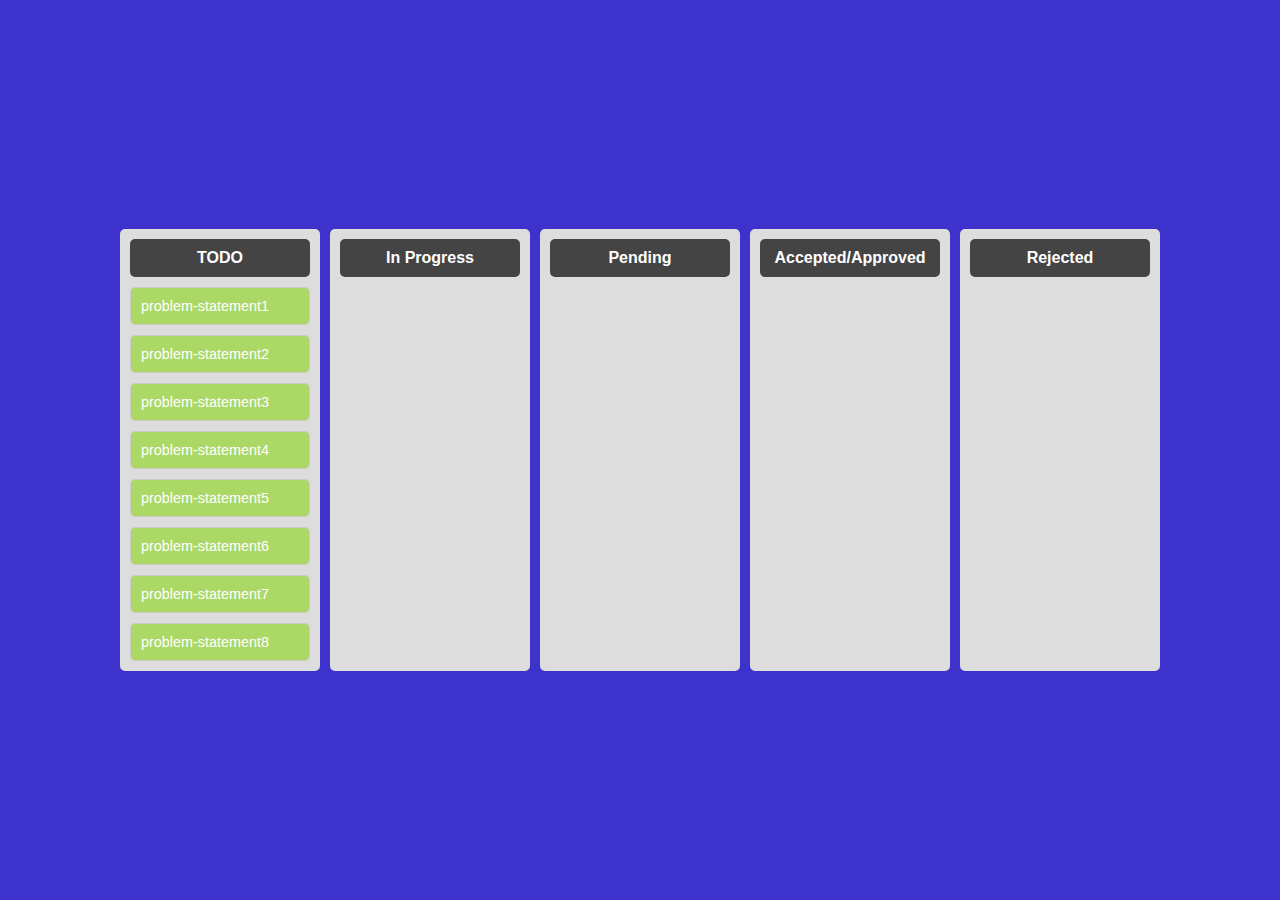
<file: Drag_and_drop/index.html>
<!DOCTYPE html>
<html lang="en">
<head>
    <meta charset="UTF-8">
    <meta name="viewport" content="width=device-width, initial-scale=1.0">
    <title>Drag and Drop UI</title>
    <link rel="stylesheet" href="index.css">
</head>
<body>
    <div class="board">
        <div class="column" id="todo" ondrop="drop(event)" ondragover="allowDrop(event)">
            <h2>TODO</h2>
            <div class="task" draggable="true" ondragstart="drag(event)" id="task1">problem-statement1</div>
            <div class="task" draggable="true" ondragstart="drag(event)" id="task2">problem-statement2</div>
            <div class="task" draggable="true" ondragstart="drag(event)" id="task3">problem-statement3</div>
            <div class="task" draggable="true" ondragstart="drag(event)" id="task4">problem-statement4</div>
            <div class="task" draggable="true" ondragstart="drag(event)" id="task5">problem-statement5</div>
            <div class="task" draggable="true" ondragstart="drag(event)" id="task6">problem-statement6</div>
            <div class="task" draggable="true" ondragstart="drag(event)" id="task7">problem-statement7</div>
            <div class="task" draggable="true" ondragstart="drag(event)" id="task8">problem-statement8</div>
        </div>
        <div class="column" id="inprogress" ondrop="drop(event)" ondragover="allowDrop(event)">
            <h2>In Progress</h2>
        </div>
        <div class="column" id="pending" ondrop="drop(event)" ondragover="allowDrop(event)">
            <h2>Pending</h2>
        </div>
        <div class="column" id="approved" ondrop="drop(event)" ondragover="allowDrop(event)">
            <h2>Accepted/Approved</h2>
        </div>
        <div class="column" id="rejected" ondrop="drop(event)" ondragover="allowDrop(event)">
            <h2>Rejected</h2>
        </div>
    </div>
    <script src="script.js"></script>
</body>
</html>
</file>
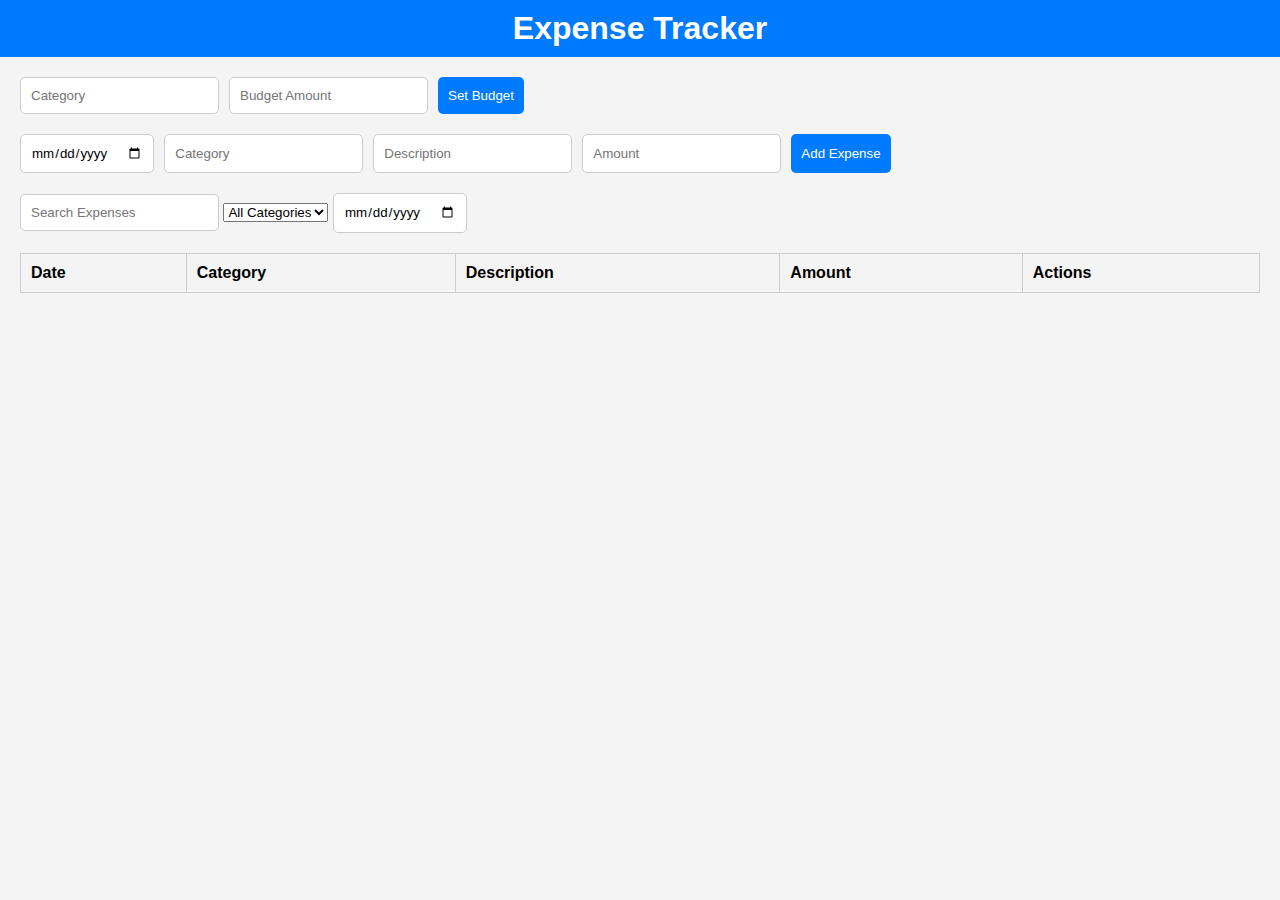
<file: Expensess/index.html>
<!DOCTYPE html>
<html lang="en">
<head>
    <meta charset="UTF-8">
    <meta http-equiv="X-UA-Compatible" content="IE=edge">
    <meta name="viewport" content="width=device-width, initial-scale=1.0">
    <title>Expense Tracker</title>
    <link rel="stylesheet" href="styles.css">
</head>
<body>
    <header>
        <h1>Expense Tracker</h1>
    </header>
    <main>
        <section class="budget-section">
            <form id="budget-form">
                <input type="text" id="budget-category" placeholder="Category" required>
                <input type="number" id="budget-amount" placeholder="Budget Amount" required>
                <button type="submit">Set Budget</button>
            </form>
        </section>

        <section class="expense-section">
            <form id="expense-form">
                <input type="date" id="expense-date" required>
                <input type="text" id="expense-category" placeholder="Category" required>
                <input type="text" id="expense-description" placeholder="Description" required>
                <input type="number" id="expense-amount" placeholder="Amount" required>
                <button type="submit">Add Expense</button>
            </form>
        </section>

        <section class="filter-section">
            <input type="text" id="search" placeholder="Search Expenses">
            <select id="filter-category">
                <option value="">All Categories</option>
            </select>
            <input type="date" id="filter-date">
        </section>

        <section class="expense-list">
            <table>
                <thead>
                    <tr>
                        <th>Date</th>
                        <th>Category</th>
                        <th>Description</th>
                        <th>Amount</th>
                        <th>Actions</th>
                    </tr>
                </thead>
                <tbody id="expense-table">
                   
                </tbody>
            </table>
        </section>
    </main>

    <script src="index.js"></script>
</body>
</html>
</file>
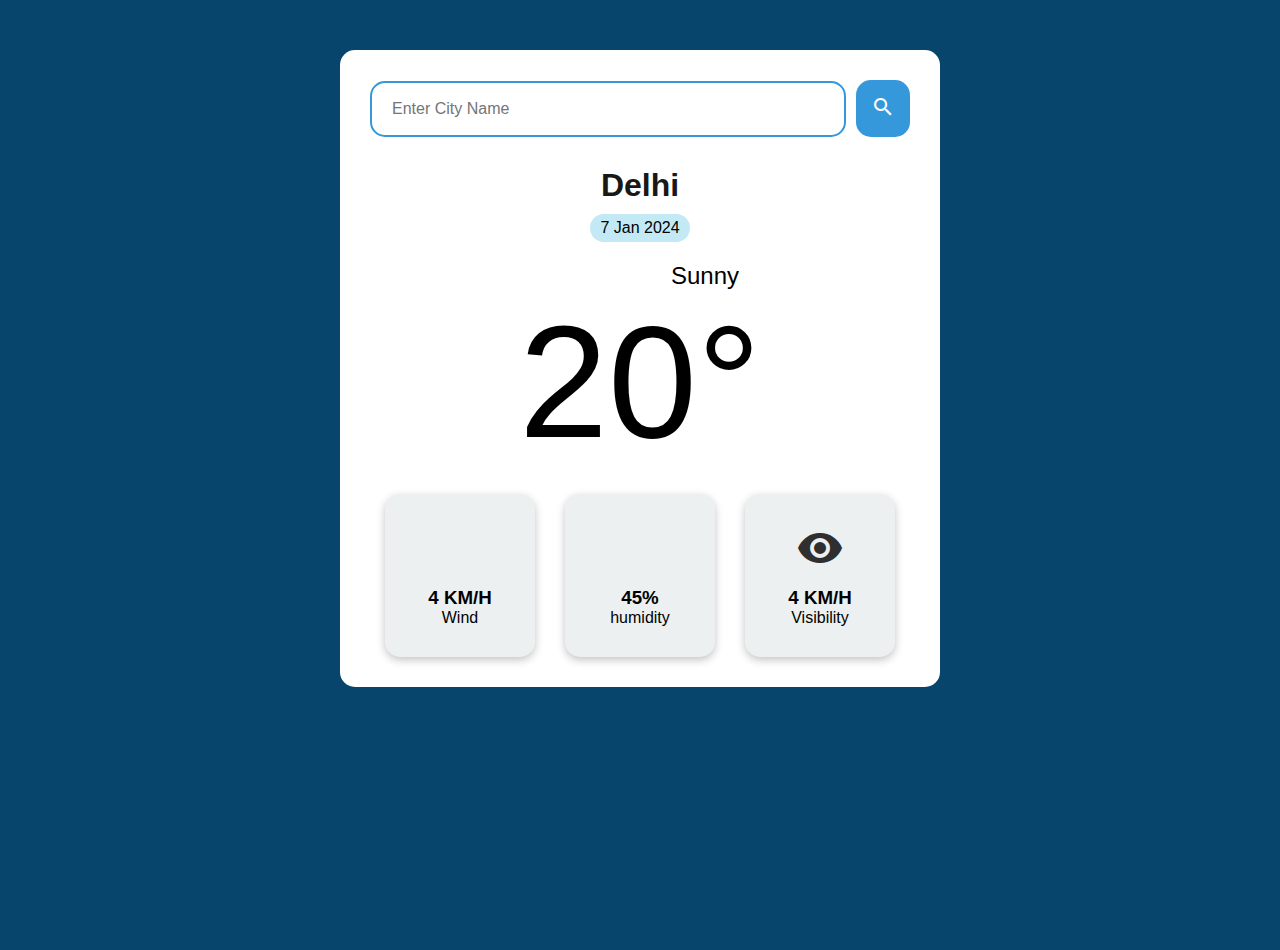
<file: Nwether/index.html>
<!DOCTYPE html>
<html lang="en">
    <head>
        <meta charset="UTF-8" />
        <meta name="viewport" content="width=device-width, initial-scale=1.0" />
        <link
            rel="stylesheet"
            href="https://fonts.googleapis.com/icon?family=Material+Icons"
        />
        <title>Weather App</title>
        <link rel="stylesheet" href="index.css" />
    </head>
    <body>
        <div class="weather-app">
            <form class="search-form" action="">
                <input
                    class="city-input"
                    type="text"
                    placeholder="Enter City Name"
                />
                <button class="search-btn" type="submit">
                    <i class="material-icons">search</i>
                </button>
            </form>
            <div class="city-date-section">
                <h2 class="city">Delhi</h2>
                <p class="date">7 Jan 2024</p>
            </div>
            <div class="temperature-info">
                <div class="description">
                    <i class="material-icons">sunny</i>
                    <span class="description-text">Sunny</span>
                </div>
                <div class="temp">20°</div>
            </div>
            <div class="additional-info">
                <div class="wind-info">
                    <i class="material-icons">air</i>
                    <div>
                        <h3 class="wind-speed">4 KM/H</h3>
                        <p class="wind-label">Wind</p>
                    </div>
                </div>
                <div class="humidity-info">
                    <i class="material-icons">water_drop</i>
                    <div>
                        <h3 class="humidity">45%</h3>
                        <p class="humidity-label">humidity</p>
                    </div>
                </div>
                <div class="visibility-info">
                    <i class="material-icons">visibility</i>
                    <div>
                        <h3 class="visibility-distance">4 KM/H</h3>
                        <p class="visibility">Visibility</p>
                    </div>
                </div>
            </div>
        </div>

        <script src="new.js"></script>
    </body>
</html>
</file>
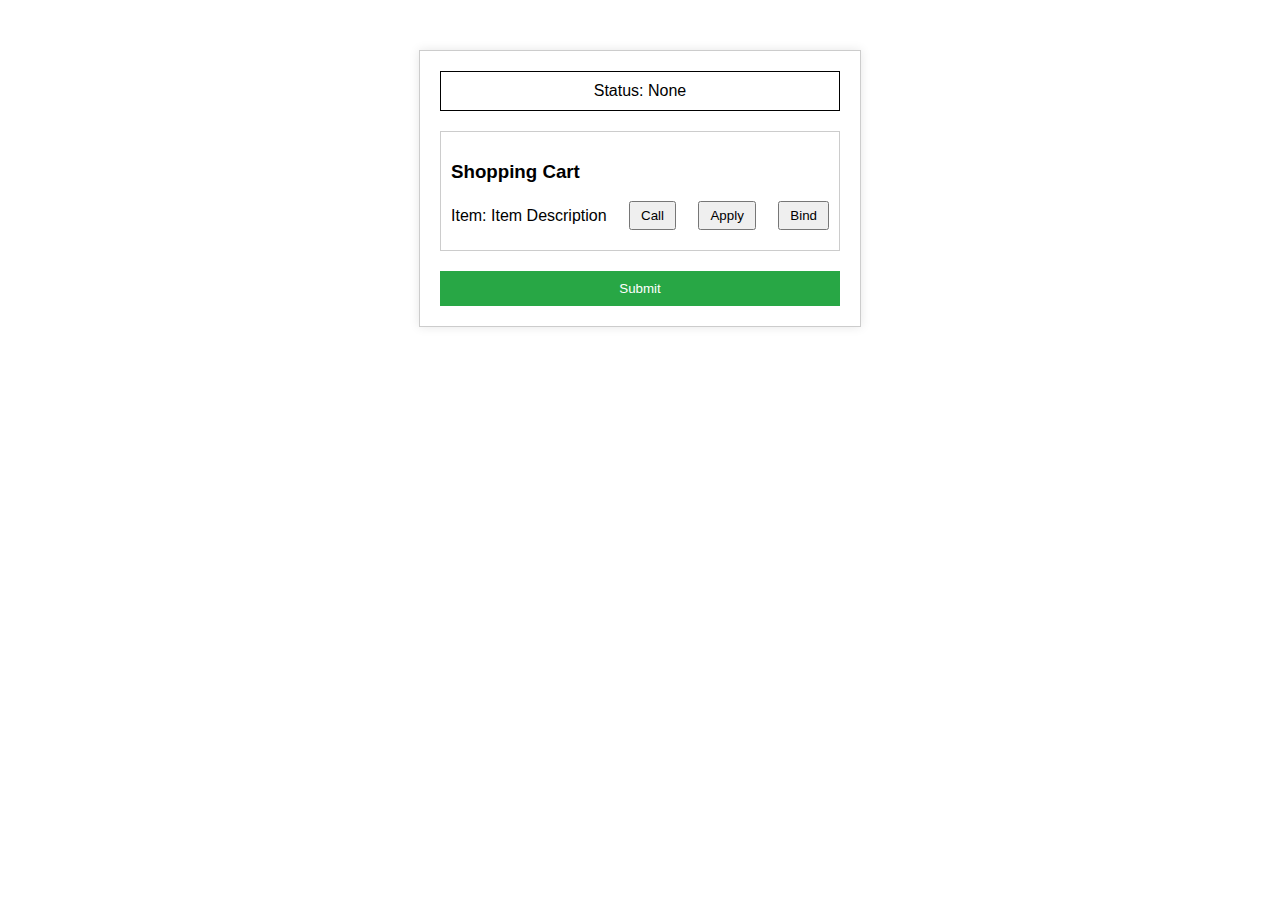
<file: task030924/index.html>
<!DOCTYPE html>
<html lang="en">
<head>
    <meta charset="UTF-8">
    <meta http-equiv="X-UA-Compatible" content="IE=edge">
    <meta name="viewport" content="width=device-width, initial-scale=1.0">
    <title>Shopping Cart</title>
    <link rel="stylesheet" href="styles.css">
</head>
<body>
    <div class="container">
        <div id="status" class="status-box">Status: None</div>
        <div class="cart">
            <h3>Shopping Cart</h3>
            <div class="item">
                <span>Item: Item Description</span>
                <button class="method-button" id="callButton">Call</button>
                <button class="method-button" id="applyButton">Apply</button>
                <button class="method-button" id="bindButton">Bind</button>
            </div>
        </div>
        <button id="submitButton" class="submit-button">Submit</button>
    </div>
    <script src="script.js"></script>
</body>
</html>
</file>
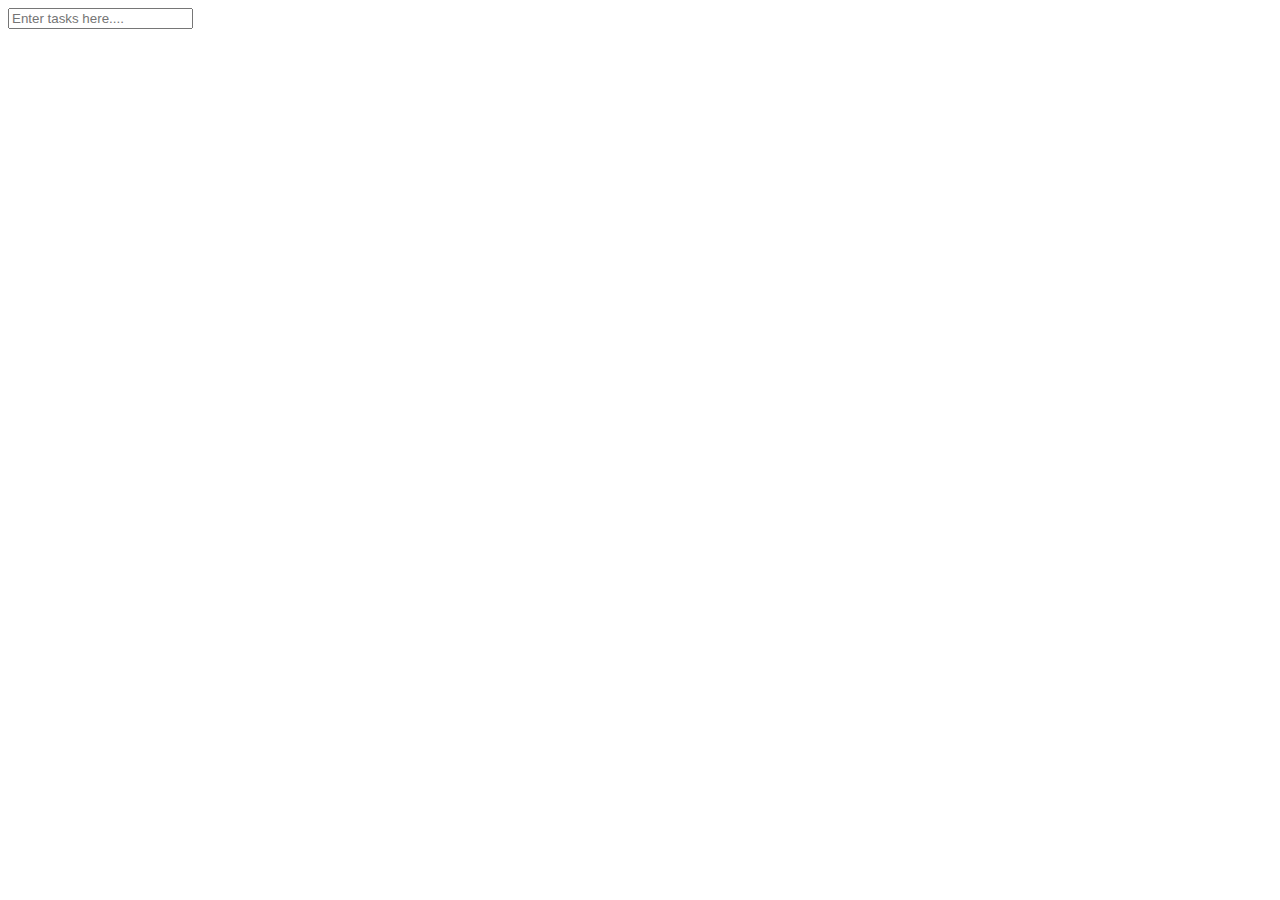
<file: todolist/index.html>
<!DOCTYPE html>
<html lang="en">
<head>
    <meta charset="UTF-8">
    <meta name="viewport" content="width=device-width, initial-scale=1.0">
    <title>To-do_list</title>
</head>
<body>
    <header>
        <section>
            <input type="text" id="todo-input" placeholder="Enter tasks here...."/>
            <br>
            
        </section>
    </header>
</body>
</html>
</file>
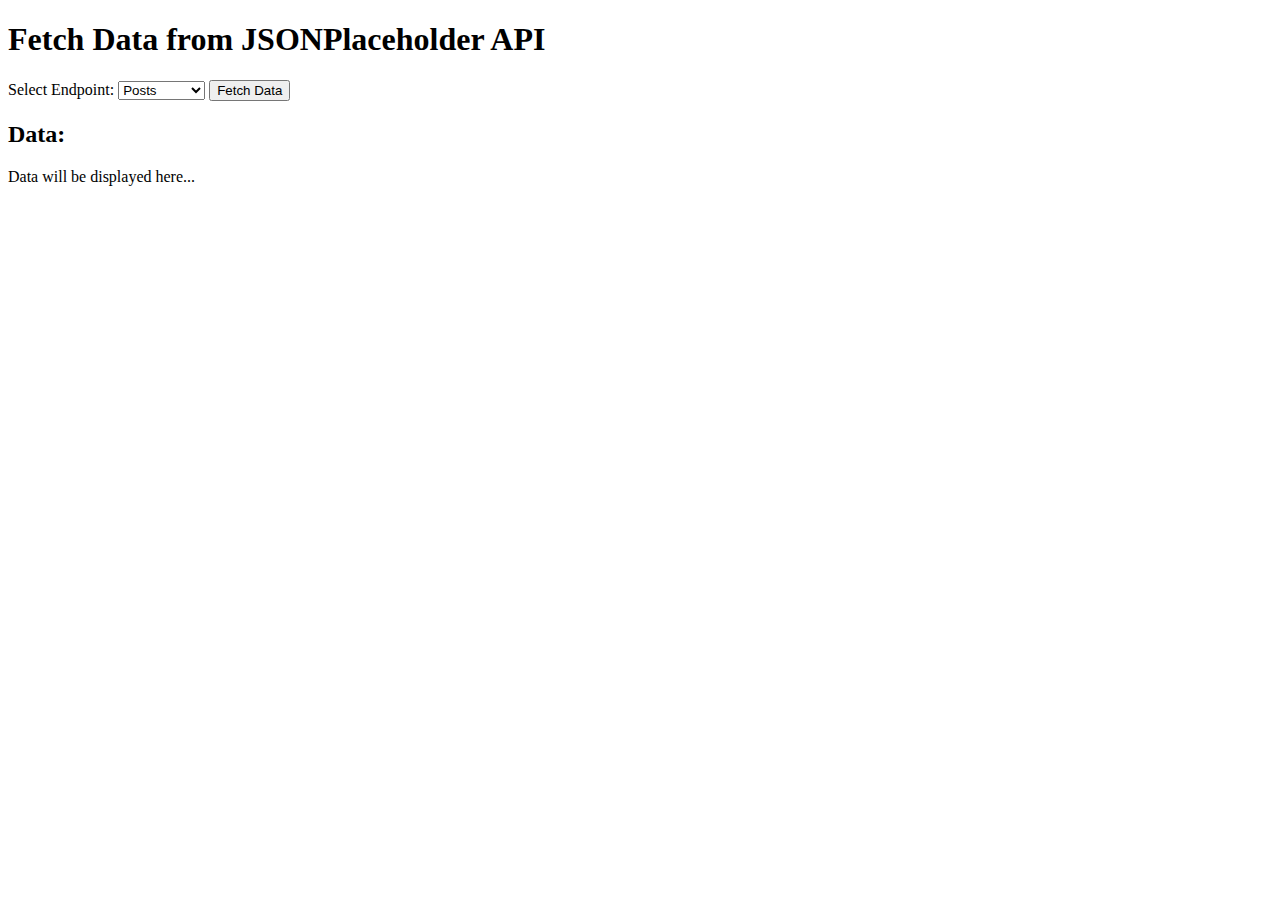
<file: api-integration_and_error-handling/api-integration_and_error-handling/index.html>
<!DOCTYPE html>
<html lang="en">
<head>
    <meta charset="UTF-8">
    <meta http-equiv="X-UA-Compatible" content="IE=edge">
    <meta name="viewport" content="width=device-width, initial-scale=1.0">
    <title>API Data Fetch Example</title>
 
</head>
<body>

    <h1>Fetch Data from JSONPlaceholder API</h1>

    <label for="endpoint">Select Endpoint:</label>
    <select id="endpoint">
        <option value="posts">Posts</option>
        <option value="comments">Comments</option>
        <option value="albums">Albums</option>
        <option value="photos">Photos</option>
        <option value="todos">Todos</option>
        <option value="users">Users</option>
    </select>
    <button id="fetch-button">Fetch Data</button>

    <h2>Data:</h2>
    <div id="data-container">Data will be displayed here...</div>

    <script src="index.js">
     
    </script>

</body>
</html>
</file>
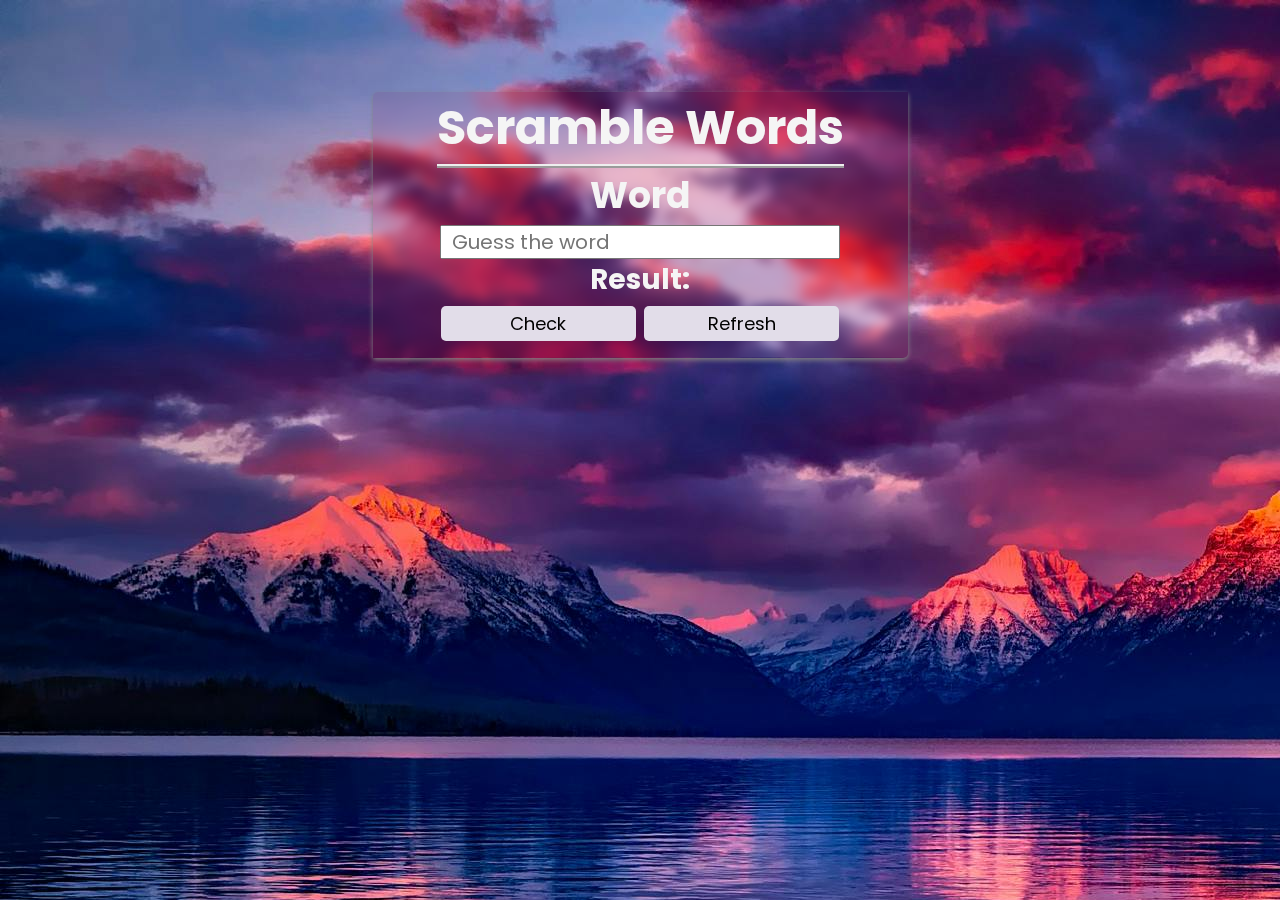
<file: guesser/guesser/index.html>
<!DOCTYPE html>
<html lang="en">
  <head>
    <meta charset="UTF-8" />
    <meta name="viewport" content="width=device-width, initial-scale=1.0" />
    <title>Document</title>
    <link rel="stylesheet" href="./index.css" />
    <script src="script.js"></script>
  </head>
  <body>
    <div class="root">
      <!-- heading  -->
      <h1 class="title">Scramble Words</h1>
      <div id="scrambled">
        <h2 id="scrambleWord">Word</h2>
        <p id="hint"></p>
      </div>
      <!-- heading  -->

      <!-- form -->
      <div id="form">
        <input id="input" type="text" placeholder="Guess the word" />
      </div>
      <!-- form -->

      <!--  Output   -->
      <h3 id="output">Result:</h3>
      <div class="foot">
        <button type="button" onclick="check()">check</button>
        <button type="button" onclick="refresh()">refresh</button>
      </div>
      <!--  Output   -->
    </div>
  </body>
</html>
</file>
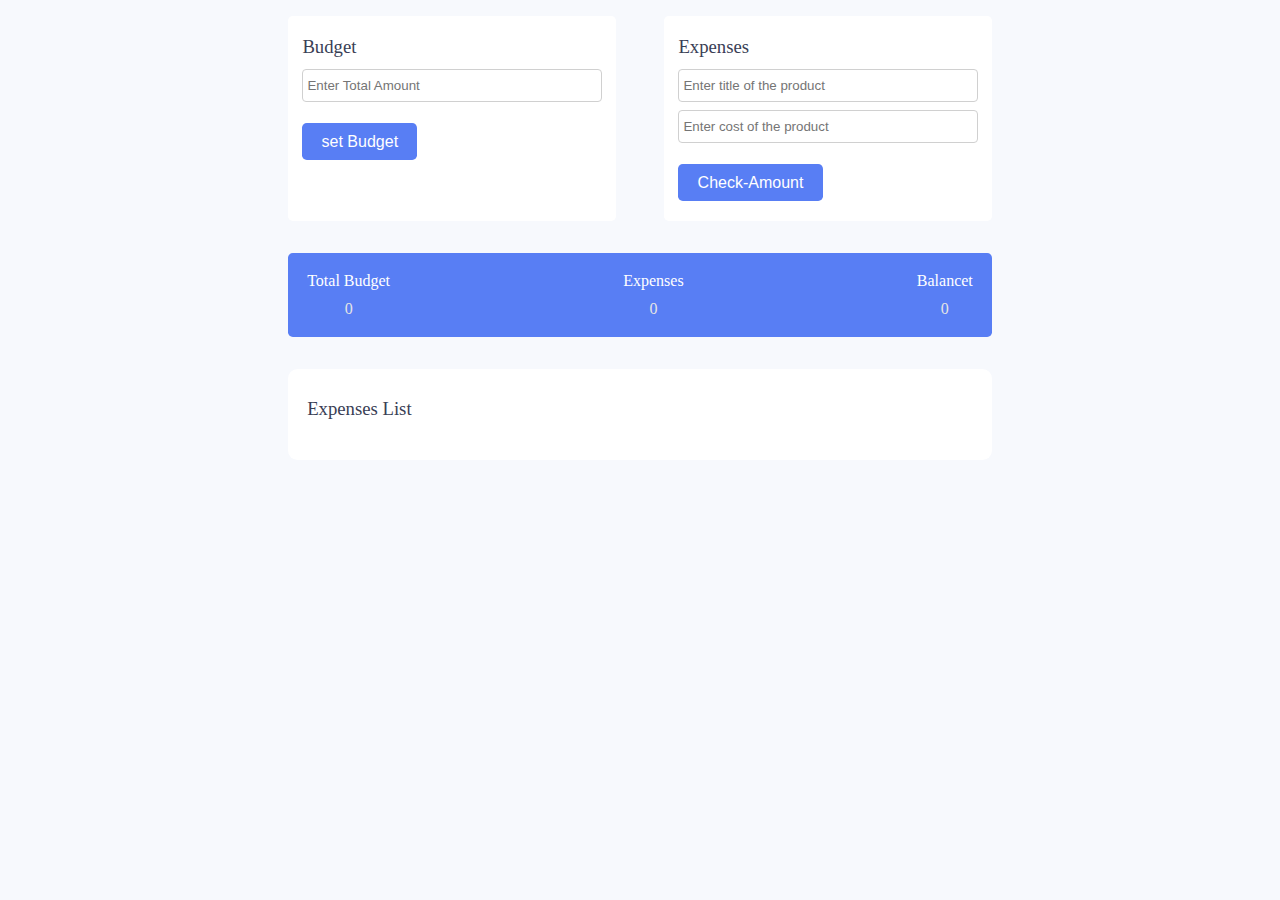
<file: Expensess/expenses.html>
<!DOCTYPE html>
<html lang="en">
<head>
    <link rel="preconnect" href="https://fonts.googleapis.com">
<link rel="preconnect" href="https://fonts.gstatic.com" crossorigin>
<link href="https://fonts.googleapis.com/css2?family=Roboto+Mono:ital,wght@0,100..700;1,100..700&display=swap" rel="stylesheet">
    <meta charset="UTF-8">
    <meta name="viewport" content="width=device-width, initial-scale=1.0">
    <title>Document</title>
    <link rel="stylesheet" href="expences.css">
</head>
<body>
    <div class="wrapper">
        <div class="container">
            <div class="sub-container">
                <div class="total-amount-container">
                    <h3>Budget</h3>
                    <p class="hide error" id="budget-error"> value cannot be empty or negative</p>
                    <input type="number" id="total-amount" placeholder="Enter Total Amount"/>
                    <button class="submit" id="total-amount-button">set Budget</button>

                </div>
                <div class="user-amount-container">
                    <h3>Expenses</h3>
                    <p class="hide error" id="product-title-error">value cannot be empty</p>
                    <input type="text" class="product-title" id="product-title" placeholder="Enter title of the product">
                    <input type="number" id="user-amount" placeholder="Enter cost of the product">
                    <button class="submit" id="check-amount">Check-Amount</button>
                </div>
            </div>
            <div class="output-container  flex-space">
                <div>
                    <p>Total Budget</p>
                    <span id="amount">0</span>
                </div>
                <div>
                    <p>Expenses</p>
                    <span id="expenditure-value">0</span>
                </div>
                <div>
                    <p>Balancet</p>
                    <span id="balance-amount">0</span>
                </div>
            </div>
            
        </div>
        <div class="list">
            <h3>Expenses List</h3>
            <div class="list-containe" id="list"></div>
        </div>
    </div>
    <script src="expences.js"></script>
</body>
</html>
</file>
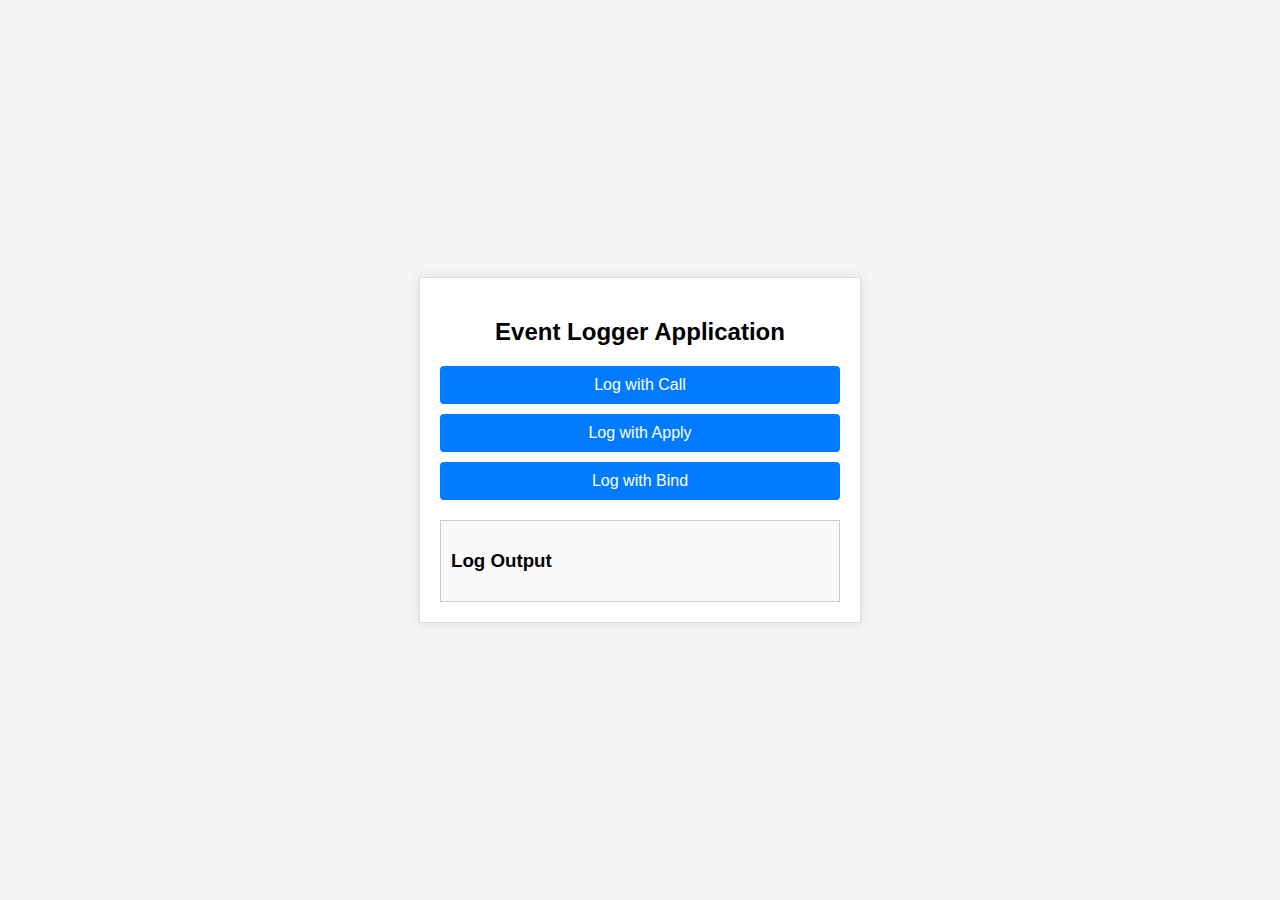
<file: task030924/index1.html>
<!DOCTYPE html>
<html lang="en">
<head>
    <meta charset="UTF-8">
    <meta http-equiv="X-UA-Compatible" content="IE=edge">
    <meta name="viewport" content="width=device-width, initial-scale=1.0">
    <title>Event Logger</title>
    <link rel="stylesheet" href="index1.css">
</head>
<body>
    <div class="container">
        <h2>Event Logger Application</h2>
        <button id="button1" class="log-button">Log with Call</button>
        <button id="button2" class="log-button">Log with Apply</button>
        <button id="button3" class="log-button">Log with Bind</button>
        <div id="logArea" class="log-area">
            <h3>Log Output</h3>
            <ul id="logList"></ul>
        </div>
    </div>
    <script src="index1.js"></script>
</body>
</html>
</file>
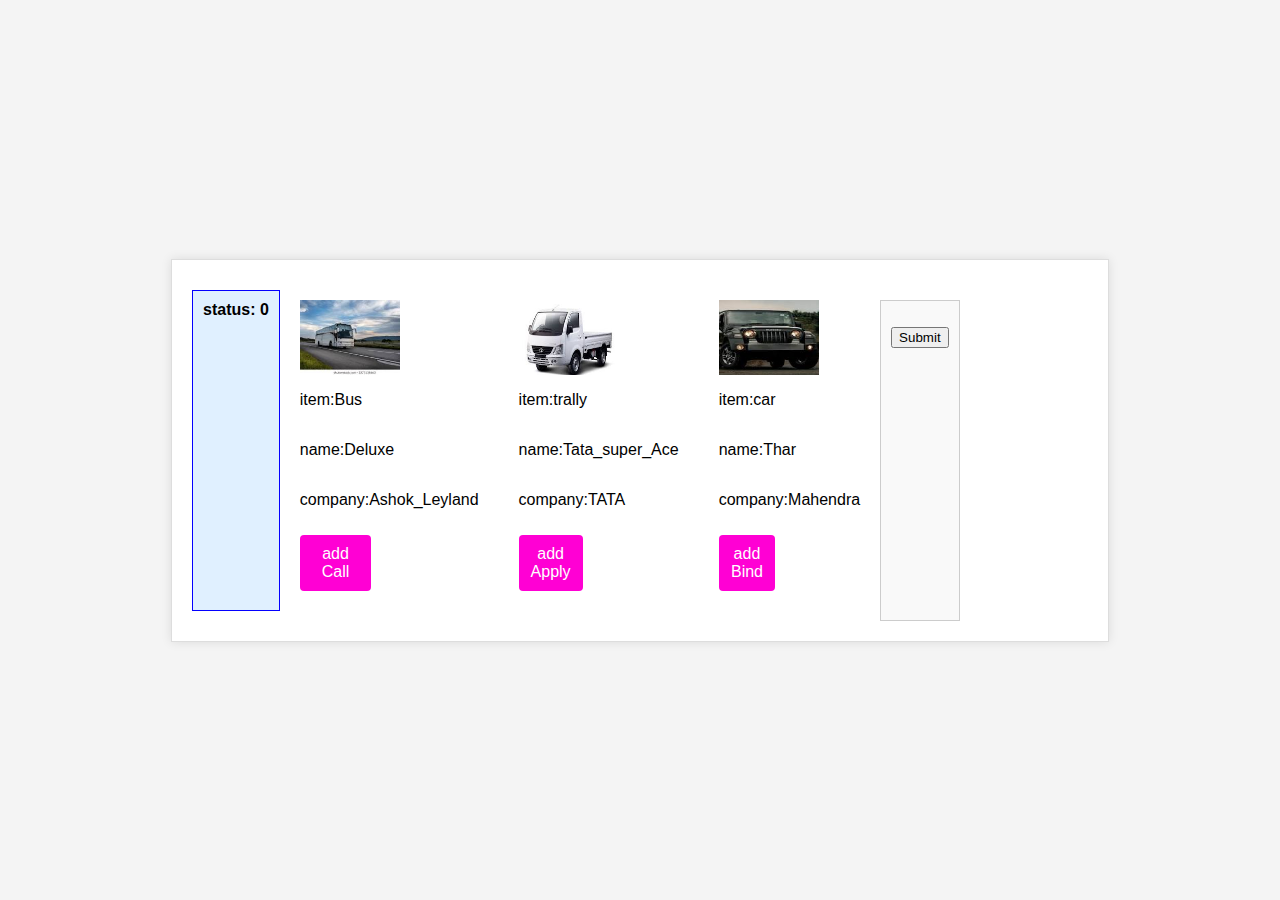
<file: task030924/sample.html>
<!DOCTYPE html>
<html lang="en">
<head>
    <meta charset="UTF-8">
    <meta http-equiv="X-UA-Compatible" content="IE=edge">
    <meta name="viewport" content="width=device-width, initial-scale=1.0">
    <title>Event Logger</title>
    <link rel="stylesheet" href="sample.css">
</head>
<body>
    <div class="container">
        <div id="status" class="status-box">status: 0</div>
        <div class="items">
            <img src="./bus.jfif" alt="bus">
         <p>item:Bus</p>
        <p>name:Deluxe</p>
        <p>company:Ashok_Leyland</p>
        <button id="button1" class="log-button">add Call</button>
    </div>
    <div class="items">
        <img src="./trally.jfif" alt="trally">
        <p>item:trally</p>
        <p>name:Tata_super_Ace</p>
        <p>company:TATA</p>
        <button id="button2" class="log-button">add Apply</button>

    </div>
    <div class="items">
        <img src="./car.jfif" alt="thar">
        <p>item:car</p>
        <p>name:Thar</p>
        <p>company:Mahendra</p>
        <button id="button3" class="log-button">add Bind</button>
    </div>
        
        <div id="logArea" class="log-area">
            
            <ul id="logList"></ul>
            <button>Submit</button>
        </div>
    </div>
    <script src="sample.js"></script>
</body>
</html>
</file>
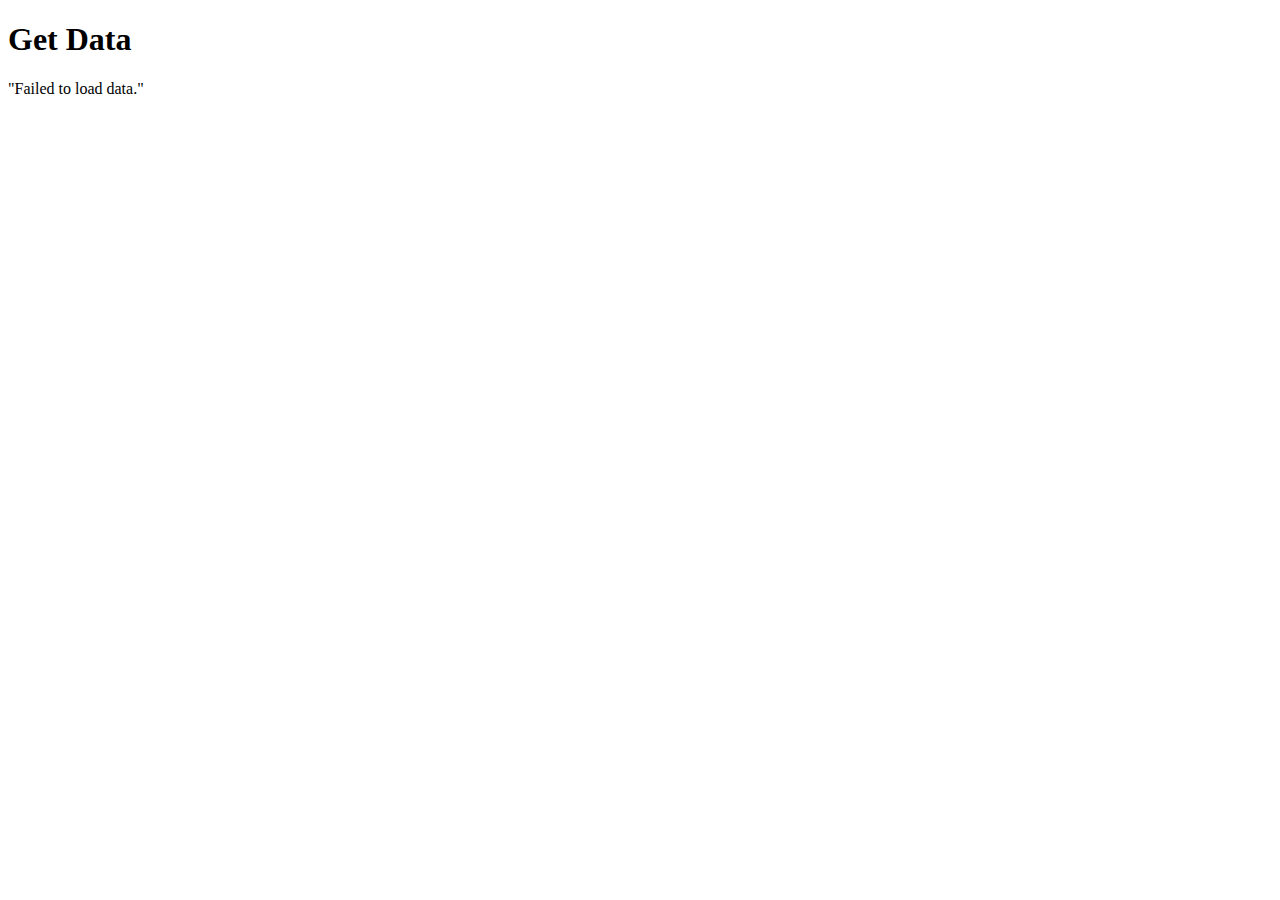
<file: api-integration_and_error-handling/api-integration_and_error-handling/indexAsync.html>
<!DOCTYPE html>
<html lang="en">
<head>
    <meta charset="UTF-8">
    <meta name="viewport" content="width=device-width, initial-scale=1.0">
    <title>API Integration</title>
</head>
<body>
    <h1>Get Data</h1>
    <div id="data-container">Loading...</div>

    <script src="./indexAsync.js"></script>
</body>
</html>
</file>
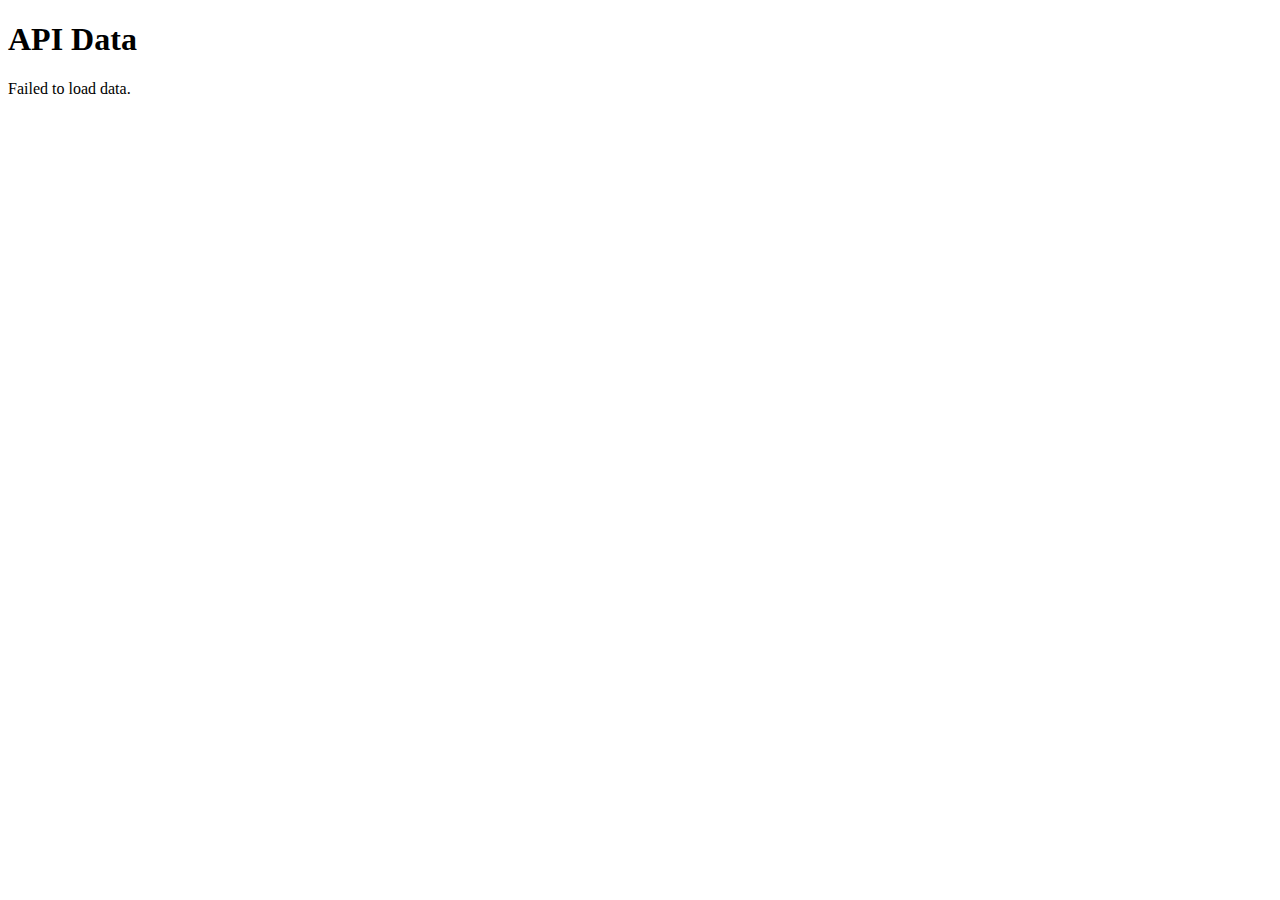
<file: api-integration_and_error-handling/api-integration_and_error-handling/indexroot.html>
<!DOCTYPE html>
<html lang="en">
<head>
    <meta charset="UTF-8">
    <meta name="viewport" content="width=device-width, initial-scale=1.0">
    <title>Get data</title>
</head>
<body>
    <h1>API Data</h1>
    <div id="data-container">Loading...</div>

    <script src="./indexroot.js"></script>
</body>
</html>
</file>
<file: Drag_and_drop/index.css>
body {
    font-family: Arial, sans-serif;
    display: flex;
    justify-content: center;
    align-items: center;
    height: 100vh;
    margin: 0;
    background-color: #3d32cc;
}

.board {
    display: flex;
    flex-wrap: wrap; 
    gap: 10px;
    padding: 10px;
}

.column {
   
    min-width: 200px; 
    max-width: 300px; 
    min-height: 300px;
    background: #ddd;
    padding: 10px;
    border-radius: 5px;
    display: flex;
    flex-direction: column;
    gap: 10px;
    box-sizing: border-box;
}

.column h2 {
    margin: 0;
    padding: 10px;
    background: #444;
    color: white;
    border-radius: 5px;
    text-align: center;
    font-size: 1rem;
}

.task {
    padding: 10px;
    background: #acd865;
    color: #ffffff;
    border: 1px solid #ccc;
    border-radius: 5px;
    cursor: grab;
    font-size: 0.9rem;
    transition: transform 0.2s; 
}




@media (max-width: 600px) {

    .board {
        display: flex;
        flex-wrap: wrap; 
        gap: 10px;
        padding: 10px;
    }
    .column{
        min-width: 75px; 
        max-width: 150px; 
        min-height: 100px;
    }
    .column h2 {
       
        font-size: 0.5rem;
    }
    .task {
        display: flex;
        flex-wrap: wrap; 
        font-size: 0.4rem; 
    }
}
</file>
<file: Expensess/styles.css>
* {
    margin: 0;
    padding: 0;
    box-sizing: border-box;
    font-family: Arial, sans-serif;
}

body {
    display: flex;
    flex-direction: column;
    min-height: 100vh;
    background-color: #f4f4f4;
}

header {
    background: #007bff;
    color: #fff;
    padding: 10px 20px;
    text-align: center;
}

main {
    padding: 20px;
    flex: 1;
}

form {
    display: flex;
    gap: 10px;
    margin-bottom: 20px;
    flex-wrap: wrap;
}

input, button {
    padding: 10px;
    border: 1px solid #ccc;
    border-radius: 5px;
}

button {
    background: #007bff;
    color: white;
    border: none;
    cursor: pointer;
}

button:hover {
    background: #0056b3;
}

table {
    width: 100%;
    border-collapse: collapse;
    margin-top: 20px;
}

table, th, td {
    border: 1px solid #ccc;
}

th, td {
    padding: 10px;
    text-align: left;
}

@media (max-width: 768px) {
    form {
        flex-direction: column;
    }

    input, button {
        width: 100%;
    }
}
</file>
<file: Nwether/index.css>
* {
    margin: 0;
    padding: 0;
    box-sizing: border-box;
}

body {
    background-color: hsl(204, 86%, 23%);
    font-family: Arial, Helvetica, sans-serif;
    height: 100vh;
}

.weather-app {
    background-color: white;
    max-width: 600px;
    margin: 50px auto;
    padding: 30px;
    border-radius: 15px;
}

.search-form {
    display: flex;
    align-items: center;
}

input[type="text"] {
    flex: 1;
    padding: 20px;
    border: 2px solid #3498db;
    border-radius: 15px;
    font-size: 1rem;
    height: 3.5rem;
}

.search-btn {
    background-color: #3498db;
    border: none;
    padding: 15px;
    border-radius: 15px;
    cursor: pointer;
    color: white;
    margin-left: 10px;
    transition: backgroung-color 0.3s ease;
}

.search-btn:hover {
    background-color: #2980b9;
}

.city-date-section {
    margin-top: 30px;
    display: flex;
    align-items: center;
    justify-content: center;
    flex-direction: column;
    gap: 10px;
}

.city-date-section .city {
    font-size: 2rem;
    opacity: 0.9;
}

.city-date-section .date {
    background-color: #c3eaf4;
    padding: 5px 10px;
    border-radius: 15px;
}

.temperature-info {
    margin-top: 20px;
    display: flex;
    align-items: center;
    justify-content: center;
    flex-direction: column;
}

.temperature-info .temp {
    font-size: 10rem;
}

.temperature-info .description {
    display: flex;
    align-items: center;
    justify-content: center;
    gap: 10px;
}

.temperature-info .description i {
    font-size: 1.5rem;
    opacity: 0.8;
}

.temperature-info .description span {
    font-size: 1.5rem;
}

.additional-info {
    margin-top: 20px;
    display: flex;
    justify-content: space-around;
}

.wind-info,
.humidity-info,
.visibility-info {
    background-color: #ecf0f1;
    width: 150px;
    display: flex;
    align-items: center;
    justify-content: center;
    flex-direction: column;
    gap: 15px;
    border-radius: 15px;
    padding: 30px 20px;
    box-shadow: rgba(0, 0, 0, 0.24) 0px 3px 8px;
}

.additional-info .material-icons {
    font-size: 3rem;
    opacity: 0.8;
}

.wind-info div,
.humidity-info div,
.visibility-info div {
    text-align: center;
}
</file>
<file: task030924/styles.css>
body {
    font-family: Arial, sans-serif;
}

.container {
    width: 400px;
    margin: 50px auto;
    border: 1px solid #ccc;
    padding: 20px;
    box-shadow: 0 0 10px rgba(0, 0, 0, 0.1);
}

.status-box {
    border: 1px solid #000;
    padding: 10px;
    margin-bottom: 20px;
    text-align: center;
}

.cart {
    border: 1px solid #ccc;
    padding: 10px;
    margin-bottom: 20px;
}

.item {
    display: flex;
    justify-content: space-between;
    align-items: center;
    margin-bottom: 10px;
}

.method-button {
    margin-left: 10px;
    padding: 5px 10px;
    cursor: pointer;
}

.submit-button {
    display: block;
    width: 100%;
    padding: 10px;
    background-color: #28a745;
    color: white;
    border: none;
    cursor: pointer;
}

.submit-button:hover {
    background-color: #218838;
}
</file>
<file: guesser/guesser/index.css>
@import url('https://fonts.googleapis.com/css2?family=Poppins:ital,wght@0,100;0,200;0,300;0,400;0,500;0,600;0,700;0,800;0,900;1,100;1,200;1,300;1,400;1,500;1,600;1,700;1,800;1,900&display=swap');
*{
    margin:0;
    padding: 0;
    box-sizing: border-box;
    font-family: "Poppins", sans-serif;

}


body{
    display: flex;
    flex-direction: column;
    justify-content: center;
    align-items: center;
    min-height: 50vh;
    background: url(./img/guess.jpg);
}

.root{
    font-size: x-large;
    color:whitesmoke;
    background-color: rgba(142, 0, 45, 0.1);
    box-shadow:  0 2px 5px grey;
    backdrop-filter: blur(5px);
    padding:  0% 5% 1% 5%;
    text-align: center;
    border-radius: 5px  0 ;
}

.title{
    border-bottom:  4px ridge ;
}

input{
    font-size: 20px;
    padding-left: 10px;
    outline: 2px grey;
}

.foot{
    margin-bottom: 0%;
    width:100%;
    display: flex;

}

.foot > button{
    width:48%;
    padding: 1%;
    margin: 1%;
    background-color: rgb(226, 221, 233);
    border-radius: 5px;
    border:none;
    text-transform: capitalize;
    font-size: large;
}
</file>
<file: Expensess/expences.css>
@import url('https://fonts.googleapis.com/css2?family=Roboto+Mono:ital,wght@0,100..700;1,100..700&display=swap');

*{
    margin: 0;
    padding: 0;
    box-sizing: border-box;
}

body{
    background-color: #f7f9fd;

}

.wrapper{
     width: 90%;
     font-size: 1em;
     max-width: 44em;
     margin: 1em auto;

}
.container{
    width: 100%;
}
.sub-container{
    width: 100%;
    display: grid;
    grid-template-columns:1fr 1fr ;
    gap: 3em;
}
.flex{
    display: flex;
    align-items: center;
}
.flex-space{
    display: flex;
    justify-content: space-between;
    align-items: center;
}
.wrapper h3 {
    color: #393e55;
    font-weight: 500;
    margin-bottom: 0.6em;

}
.container input{
    display: block;
    width: 100%;
    padding: 0.6em 0.3em;
    border: 1px solid #d0d0d0;
    border-radius: 0.3em;
    color: #414a67;
    outline: none;
    font-weight: 400;
    margin-bottom: 0.6em;
    

}
.container input:focus{
    border-color: #587ef4;
}
.total-amount-container,
.user-amount-container{
    background-color: #ffffff;
    padding: 1.25em 0.9em;
    border-radius: 0.3em;
    box-shadow:0 0.6em 1.2em rgba(28, 0, 80, 0) ;
}
.output-container{
    background-color: #587ef4;
    color: #ffffff;
    border-radius: 0.3em;
    margin: 2em 0;
    padding: 1.2em;

}
.output-container p{
    font-weight: 500;
    margin-bottom: 0.6em;
}
.output-container span{
    display: block;
    text-align: center;
    font-weight: 400;
    color: #e5e5e5;
}
.submit{
    font-size: 1em;
    margin-top: 0.8em;
    background-color: #587ef4;
    border: none;
    outline: none;
    color: #ffffff;
    padding: 0.6em 1.2em;
    border-radius: 0.3em;
    cursor: pointer;
}
.list{
    background-color: #ffffff;
    padding: 1.8em 1.2em;
    box-shadow: 0 0.6em 1.2em rgba(28, 0, 80, 0);
    border-radius: 0.6em;
}
.hide{
    display: none;

}
.error{
    color: #ff465a;
}
</file>
<file: task030924/index1.css>
body {
    font-family: Arial, sans-serif;
    background-color: #f4f4f4;
    display: flex;
    justify-content: center;
    align-items: center;
    height: 100vh;
    margin: 0;
}

.container {
    width: 400px;
    padding: 20px;
    background: white;
    border: 1px solid #ddd;
    box-shadow: 0 0 10px rgba(0, 0, 0, 0.1);
}

h2 {
    text-align: center;
    margin-bottom: 20px;
}

.log-button {
    display: block;
    width: 100%;
    padding: 10px;
    margin: 10px 0;
    cursor: pointer;
    border: none;
    background-color: #007bff;
    color: white;
    font-size: 16px;
    border-radius: 4px;
}

.log-button:hover {
    background-color: #0056b3;
}

.log-area {
    margin-top: 20px;
    padding: 10px;
    border: 1px solid #ccc;
    background-color: #f9f9f9;
}

#logList {
    list-style: none;
    padding: 0;
}

#logList li {
    margin: 5px 0;
    padding: 8px;
    border: 1px solid #ddd;
    background-color: #e9ecef;
    border-radius: 4px;
}
</file>
<file: task030924/sample.css>
body {
    font-family: Arial, sans-serif;
    background-color: #f4f4f4;
    display: flex;
    justify-content: center;
    align-items: center;
    height: 100vh;
    margin: 0;
}

.container {
    width: 70%;
    padding: 20px;
    background: white;
    border: 1px solid #ddd;
    box-shadow: 0 0 10px rgba(0, 0, 0, 0.1);
    display: flex;
    /* flex-direction: column; */

    padding: 20px;
}

h2 {
    text-align: center;
    margin-bottom: 10px;
}

.status-box {
    margin: 10px 0;
    padding: 10px;
    border: 1px solid #0400ff;
    background-color: #e0f0ff;
    text-align: center;
    font-weight: bold;
}

.log-button {
    display: block;
    width: 40%;
    padding: 10px;
    margin: 10px 0;
    cursor: pointer;
    border: none;
    background-color: #ff00d4;
    color: white;
    font-size: 16px;
    border-radius: 4px;
    /* display: flex; */
    
}

.log-button:hover {
    background-color: #0056b3;
}

.log-area {
    margin-top: 20px;
    padding: 10px;
    border: 1px solid #ccc;
    background-color: #f9f9f9;
}

#logList {
    list-style: none;
    padding: 0;
}

#logList li {
    margin: 5px 0;
    padding: 8px;
    border: 1px solid #ddd;
    border-radius: 4px;
}
img{
    height: 75px;
    width: 100px;
    float: right;
   
   
}
.items{
    display: flex;
    padding: 20px;
    flex-direction: column;
    /* margin-top: 10%; */
    float: left;
   position: relative;
}
</file>
